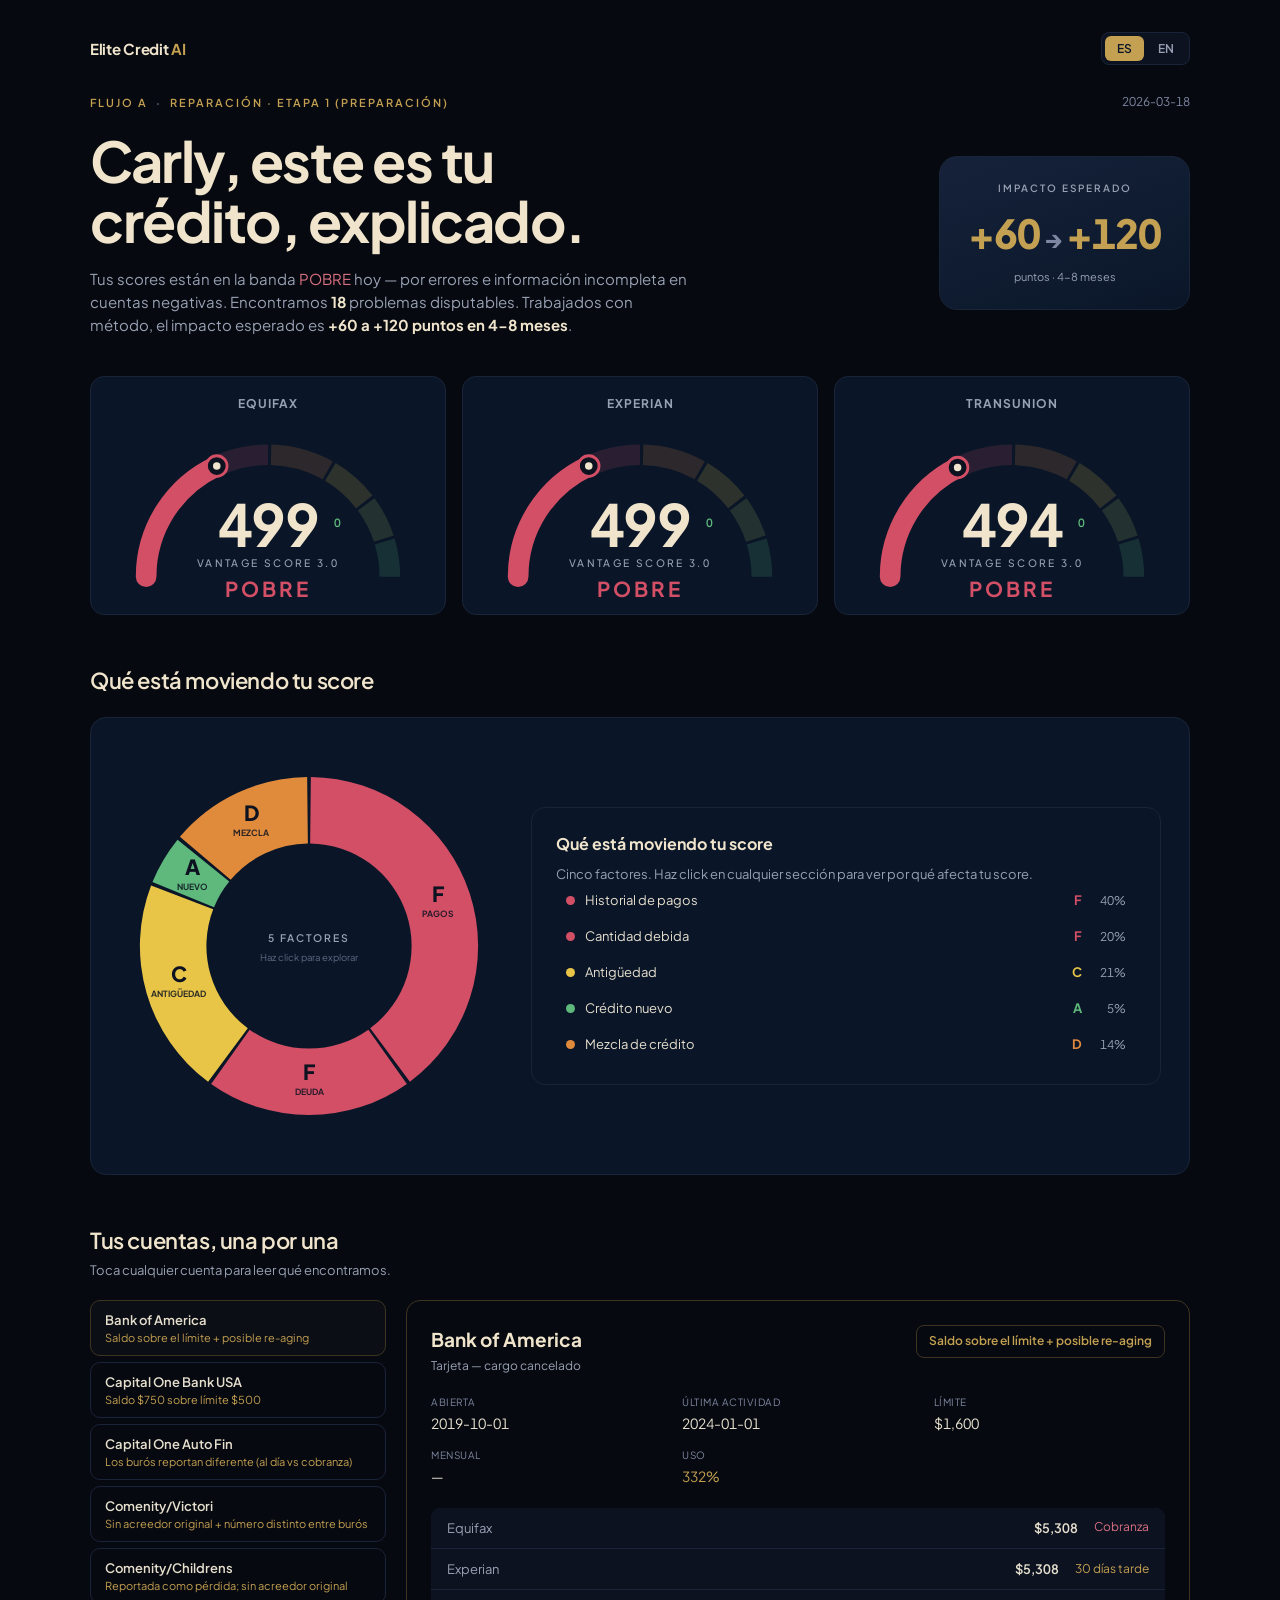
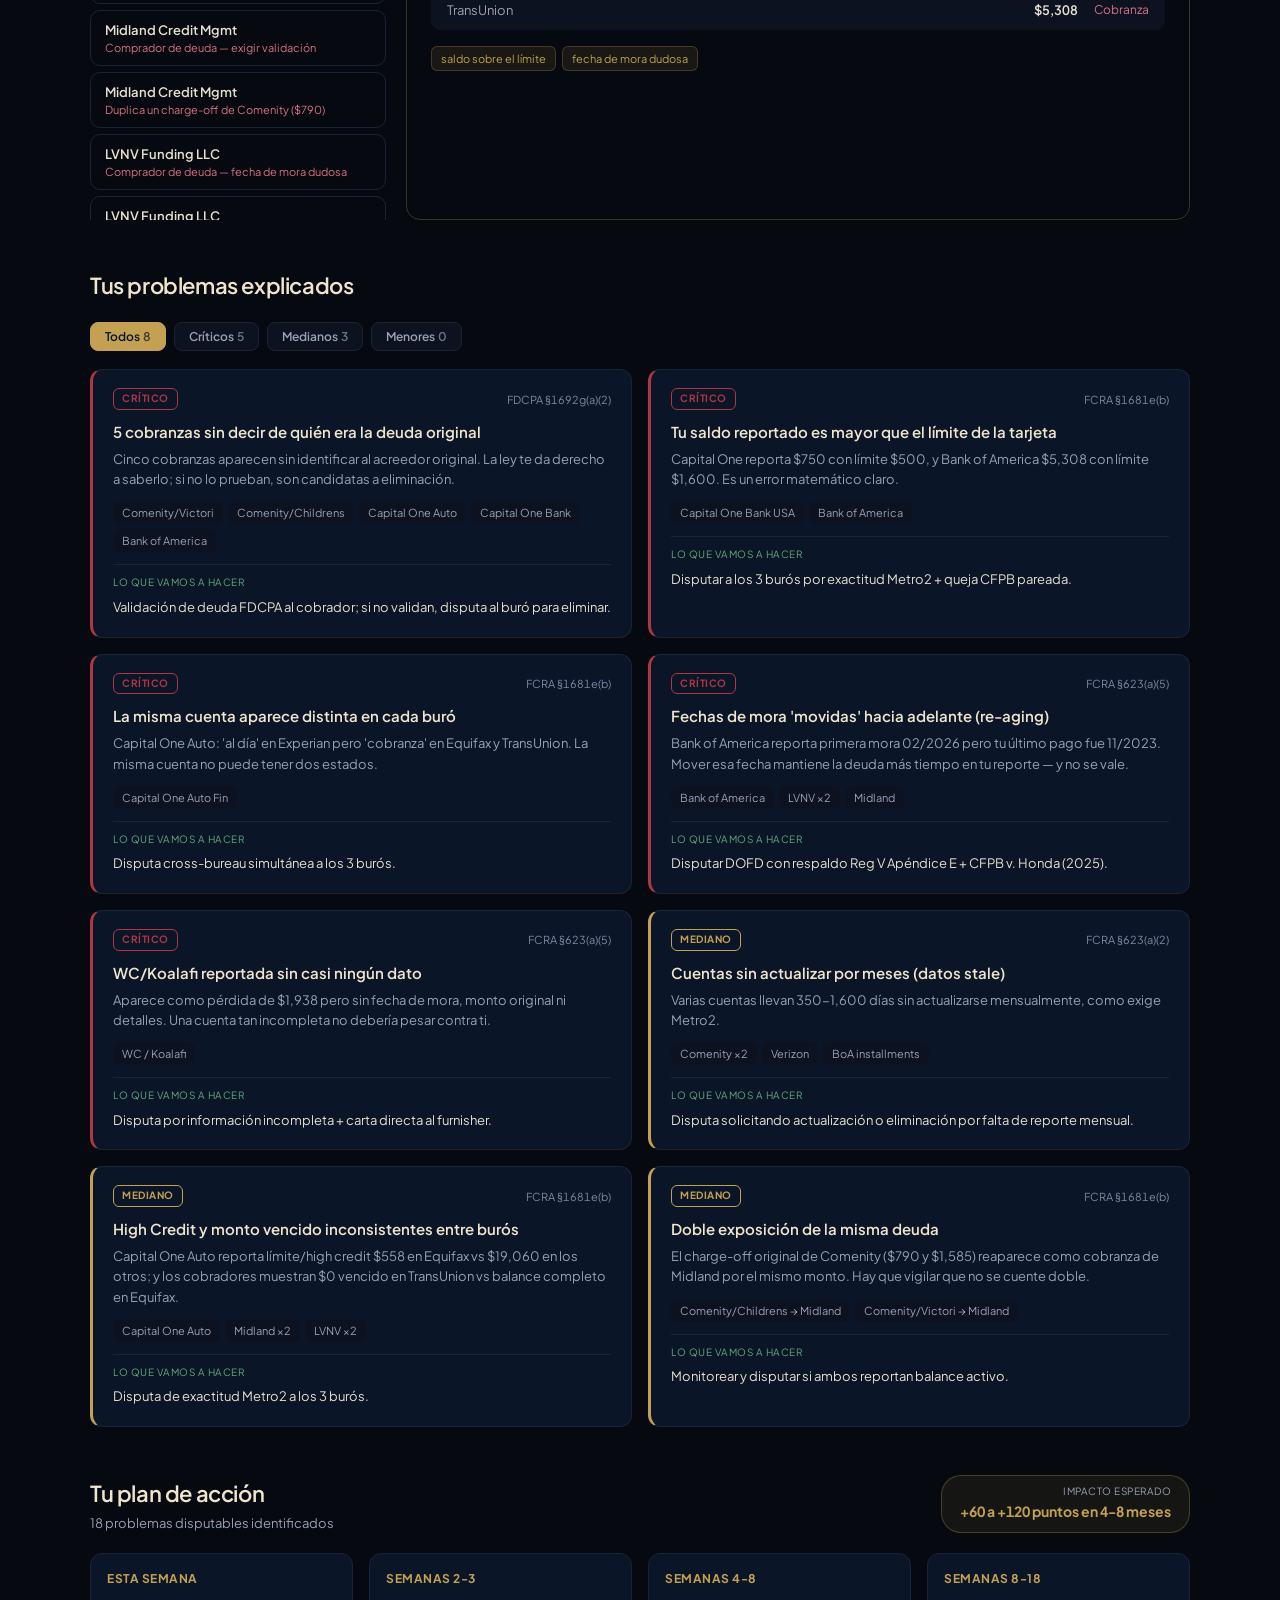
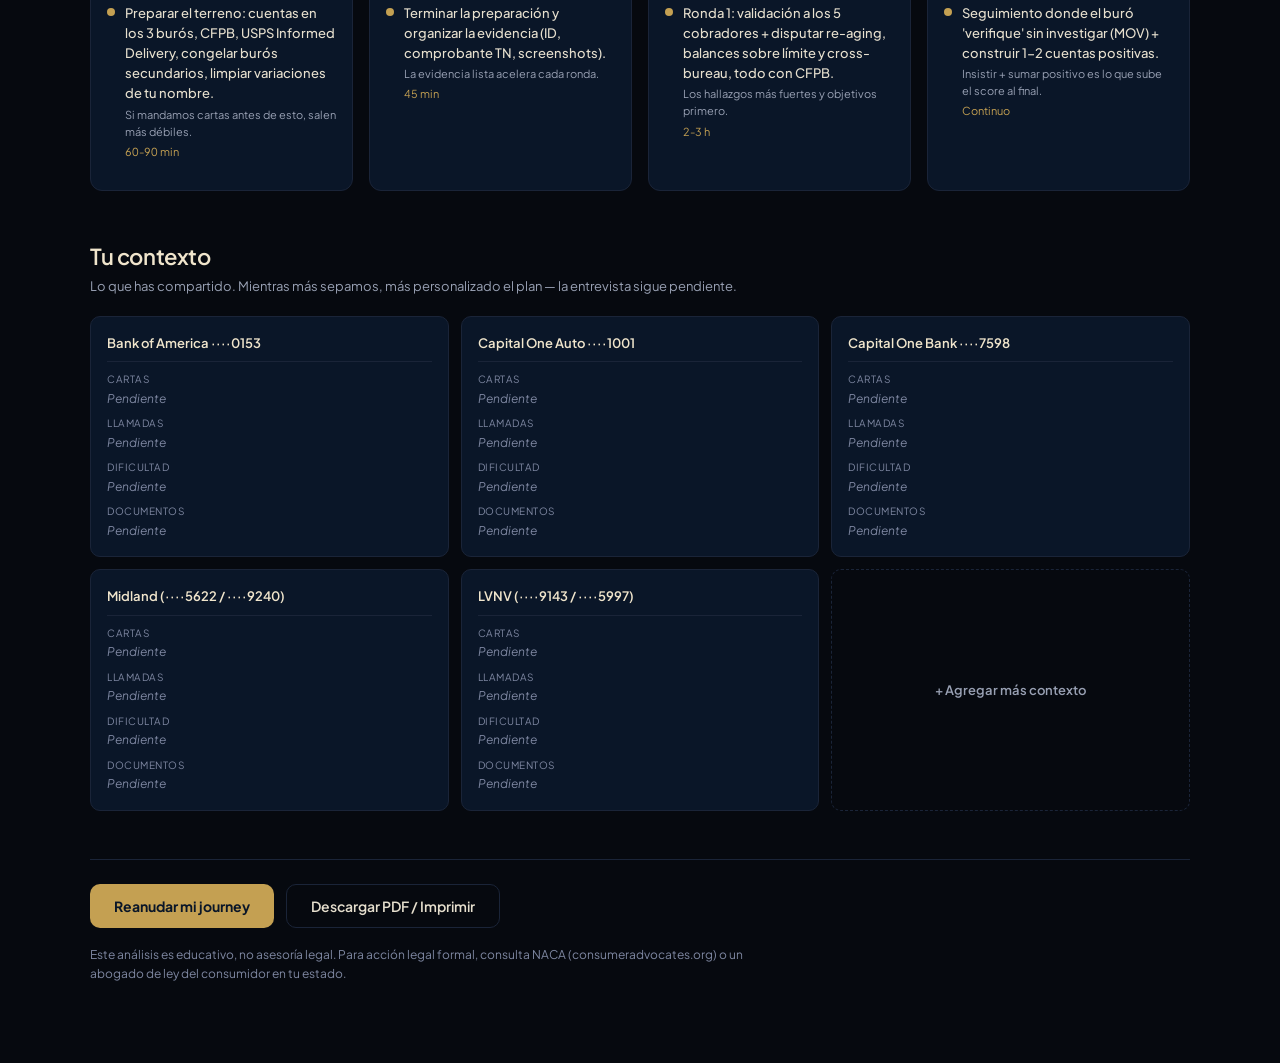
<file: skills/ui-ux-credit/dashboard-artifact.html>
<!DOCTYPE html>
<html lang="es">
<head>
<meta charset="UTF-8">
<meta name="viewport" content="width=device-width, initial-scale=1.0">
<title>Tu Análisis de Crédito — Elite Credit AI</title>
<!--
  SELF-CONTAINED LIVE-ARTIFACT DASHBOARD (vanilla JS, no React/Babel).
  Ported faithfully from the Claude Design source (elite-credit-ai-report-dashboard):
  direction-a.jsx (interactive dark dashboard, animations via rAF),
  pdf-artboard.jsx + print.css (dedicated light/monochrome/gold PDF layout,
  revealed ONLY on print — window.print() prints the DESIGNED report, not the page),
  styles.css (brand system + context section).
  Single file: CSS inline, JS inline, data embedded. Bilingual ES/EN.
  Data below = real Carly Tarazona audit (v3.3.1 engine run, 1155 evaluations).
-->
<style>
@import url('https://fonts.googleapis.com/css2?family=Plus+Jakarta+Sans:wght@300;400;500;600;700;800&display=swap');
:root{
  --navy:#0A1628; --navy-2:#16223a; --navy-3:#1a2438;
  --gold:#C4A052; --gold-2:#CDA52C; --gold-soft:#f0e5cc;
  --green:#206540; --green-soft:#5fa87a;
  --red:#B03642; --red-soft:#d97082;
  --bg:#06090f; --bg-2:#0c1220;
  --text:#e6dfce; --text-dim:#98a0b3; --text-faint:#7e87a1; /* V-008: was #5d6680 (3.2:1, AA fail on small text) */
}
:focus-visible{outline:2px solid var(--gold);outline-offset:2px;border-radius:4px}
svg text{font-family:'Plus Jakarta Sans',system-ui,sans-serif;font-variant-numeric:tabular-nums} /* F-013 + V-017 */
*{box-sizing:border-box;margin:0;padding:0}
body{font-family:'Plus Jakarta Sans',system-ui,sans-serif;background:var(--bg);color:var(--text);
  -webkit-font-smoothing:antialiased;line-height:1.55}
.wrap{max-width:1180px;margin:0 auto;padding:32px 40px 80px}
.topbar{display:flex;justify-content:space-between;align-items:center;margin-bottom:28px}
.brand{font-weight:700;letter-spacing:-.3px;font-size:15px;color:var(--gold-soft)}
.brand span{color:var(--gold)}
.lang-toggle{display:flex;gap:2px;background:var(--bg-2);border:1px solid var(--navy-3);border-radius:8px;padding:3px}
.lang-toggle button{background:none;border:none;color:var(--text-dim);font-family:inherit;font-size:12px;font-weight:600;
  padding:5px 12px;border-radius:6px;cursor:pointer;transition:.2s}
.lang-toggle button.active{background:var(--gold);color:var(--navy)}
/* hero */
.hero{margin-bottom:48px}
.hero-top{display:flex;justify-content:space-between;align-items:center;margin-bottom:18px}
.flow-chip{font-size:11px;font-weight:600;letter-spacing:2px;color:var(--gold);text-transform:uppercase}
.flow-chip .dot{margin:0 8px;color:var(--text-faint)}
.audit-date{font-size:12px;color:var(--text-faint);font-variant-numeric:tabular-nums}
.hero-grid{display:grid;grid-template-columns:1fr auto;gap:32px;align-items:center;margin-bottom:40px}
.greeting{font-size:clamp(34px,4.5vw,56px);font-weight:700;letter-spacing:-1.5px;line-height:1.08;color:var(--gold-soft);max-width:620px;text-wrap:balance} /* V-011: SKILL.md spec 56px desktop */
.summary{margin-top:16px;font-size:15px;color:var(--text-dim);max-width:600px}
.summary strong{color:var(--gold-soft)}.summary em{color:var(--red-soft);font-style:normal}
.impact-card{background:linear-gradient(160deg,var(--navy-2),var(--navy));border:1px solid var(--navy-3);
  border-radius:18px;padding:24px 28px;text-align:center;min-width:200px}
.impact-card .lbl{font-size:10px;font-weight:600;letter-spacing:2px;color:var(--text-dim);text-transform:uppercase}
.impact-card .val{font-size:40px;font-weight:800;color:var(--gold);letter-spacing:-1px;margin-top:6px;font-variant-numeric:tabular-nums}
.impact-card .val .arrow{color:var(--text-faint);font-size:24px;margin:0 4px;vertical-align:middle}
.impact-card .unit{font-size:11px;color:var(--text-dim);margin-top:4px}
.scores-row{display:grid;grid-template-columns:repeat(3,1fr);gap:16px}
.score-card{background:var(--navy);border:1px solid var(--navy-3);border-radius:14px;padding:18px 12px 8px;display:flex;flex-direction:column;align-items:center}
.sc-bureau{font-size:12px;font-weight:700;letter-spacing:1px;color:var(--text-dim);text-transform:uppercase;margin-bottom:2px}
/* sections */
.section{margin-top:48px}
.sec-head{margin-bottom:20px}
.sec-head h2{font-size:22px;font-weight:600;letter-spacing:-.4px;color:var(--gold-soft)}
.sec-head p{font-size:13px;color:var(--text-dim);margin-top:3px}
.sec-head.split{display:flex;justify-content:space-between;align-items:flex-end}
/* factor donut */
.factors{display:grid;grid-template-columns:auto 1fr;gap:32px;align-items:center;background:var(--navy);
  border:1px solid var(--navy-3);border-radius:16px;padding:28px}
.donut-wrap{cursor:pointer}
.donut-wrap svg{display:block;width:min(380px,100%);height:auto}
.score-card svg{display:block;width:min(300px,100%);height:auto}
.fsd-side{border:1px solid var(--navy-3);border-radius:14px;padding:24px;min-height:240px}
.fsd-side h3{font-size:16px;color:var(--gold-soft);margin-bottom:8px}
.fsd-side .intro-p{font-size:13px;color:var(--text-dim)}
.fsd-side-head{display:flex;gap:14px;align-items:center;margin-bottom:14px}
.fsd-grade{width:48px;height:48px;border:2px solid;border-radius:12px;display:flex;align-items:center;justify-content:center;font-size:22px;font-weight:800;flex-shrink:0}
.fsd-name{font-size:16px;font-weight:600;color:var(--text)}
.fsd-meta{font-size:12px;color:var(--text-dim)}.fsd-meta .d{margin:0 6px;color:var(--text-faint)}
.fsd-text{font-size:13px;color:var(--text-dim);margin-bottom:16px}
.fsd-list{display:flex;flex-direction:column;gap:4px}
.fsd-item{display:flex;align-items:center;gap:10px;background:none;border:none;border-radius:8px;padding:8px 10px;cursor:pointer;font-family:inherit;text-align:left;transition:.15s}
.fsd-item:hover,.fsd-item.active{background:var(--bg-2)}
.fsd-dot{width:9px;height:9px;border-radius:50%;flex-shrink:0}
.fsd-li-name{flex:1;font-size:13px;color:var(--text)}
.fsd-li-grade{font-size:13px;font-weight:700}
.fsd-li-weight{font-size:12px;color:var(--text-dim);font-variant-numeric:tabular-nums;min-width:34px;text-align:right}
/* accounts master/detail */
.shelf{display:grid;grid-template-columns:300px 1fr;gap:16px}
.shelf-list{display:flex;flex-direction:column;gap:6px;max-height:520px;overflow-y:auto;padding-right:4px}
.acct-chip{display:flex;flex-direction:column;gap:3px;background:none;border:1px solid var(--navy-3);border-radius:10px;
  padding:11px 14px;cursor:pointer;font-family:inherit;text-align:left;transition:.15s}
.acct-chip:hover{border-color:var(--gold)}
.acc-creditor{font-size:13px;font-weight:600;color:var(--text)}
.acc-status{font-size:11px}
.shelf-detail{border:1px solid var(--navy-3);border-radius:14px;padding:24px}
.sd-head{display:flex;justify-content:space-between;align-items:flex-start;margin-bottom:20px;gap:16px}
.sd-creditor{font-size:19px;font-weight:700;color:var(--gold-soft)}
.sd-type{font-size:12px;color:var(--text-dim);margin-top:2px}
.sd-status{font-size:12px;font-weight:600;border:1px solid;border-radius:8px;padding:6px 12px;text-align:right;flex-shrink:0}
.sd-grid{display:grid;grid-template-columns:repeat(3,1fr);gap:14px 20px;margin-bottom:20px}
.sd-grid dt{font-size:10px;letter-spacing:.5px;text-transform:uppercase;color:var(--text-faint)}
.sd-grid dd{font-size:14px;color:var(--text);margin-top:2px;font-variant-numeric:tabular-nums}
.sd-bureaus{display:flex;flex-direction:column;gap:1px;background:var(--navy-3);border-radius:10px;overflow:hidden;margin-bottom:16px}
.sd-bureau{display:grid;grid-template-columns:1fr auto auto;gap:16px;align-items:center;background:var(--bg-2);padding:10px 16px}
.sdb-name{font-size:13px;color:var(--text-dim)}
.sdb-bal{font-size:13px;font-weight:600;font-variant-numeric:tabular-nums}
.sdb-stat{font-size:12px;color:var(--text-dim)}
.sd-flags{display:flex;flex-wrap:wrap;gap:6px}
.sd-flag{font-size:11px;color:var(--gold);background:rgba(196,160,82,.1);border:1px solid rgba(196,160,82,.25);border-radius:6px;padding:3px 9px}
/* anomalies */
.filter-chips{display:flex;flex-wrap:wrap;gap:8px;margin-top:12px;margin-bottom:18px} /* V-020: 4 chips overflowed 375px without wrap */
.chip{background:var(--bg-2);border:1px solid var(--navy-3);border-radius:8px;color:var(--text-dim);
  font-family:inherit;font-size:12px;font-weight:600;padding:6px 14px;cursor:pointer;transition:.15s}
.chip.active{background:var(--gold);color:var(--navy);border-color:var(--gold)}
.chip .n{opacity:.7;margin-left:3px}
.anomaly-grid{display:grid;grid-template-columns:repeat(2,1fr);gap:16px}
.anomaly{background:var(--navy);border:1px solid var(--navy-3);border-left:3px solid;border-radius:12px;padding:18px 20px}
.an-head{display:flex;justify-content:space-between;align-items:center;margin-bottom:10px}
.an-sev{font-size:10px;font-weight:700;letter-spacing:.5px;text-transform:uppercase;border:1px solid;border-radius:6px;padding:2px 8px}
.an-cite{font-size:11px;color:var(--text-faint);font-variant-numeric:tabular-nums}
.an-title{font-size:15px;font-weight:600;color:var(--gold-soft);margin-bottom:6px}
.an-explain{font-size:13px;color:var(--text-dim);margin-bottom:12px}
.an-affected{display:flex;flex-wrap:wrap;gap:5px;margin-bottom:12px}
.an-chip{font-size:11px;color:var(--text-dim);background:var(--bg-2);border-radius:6px;padding:3px 9px}
.an-action{border-top:1px solid var(--navy-3);padding-top:10px}
.an-action-lbl{display:block;font-size:10px;letter-spacing:.5px;text-transform:uppercase;color:var(--green-soft);margin-bottom:3px}
.an-action-text{font-size:13px;color:var(--text)}
/* action plan timeline */
.timeline{display:grid;grid-template-columns:repeat(4,1fr);gap:16px}
.tl-phase{background:var(--navy);border:1px solid var(--navy-3);border-radius:12px;padding:16px}
.tl-phase-head{font-size:12px;font-weight:700;letter-spacing:.5px;text-transform:uppercase;color:var(--gold);margin-bottom:14px}
.tl-step{display:flex;gap:10px;margin-bottom:14px}
.tl-dot{width:8px;height:8px;border-radius:50%;background:var(--gold);margin-top:5px;flex-shrink:0}
.tl-action{font-size:13px;font-weight:500;color:var(--text);margin-bottom:2px}
.tl-reason{font-size:11px;color:var(--text-dim)}
.tl-effort{font-size:11px;color:var(--gold);margin-top:3px;font-variant-numeric:tabular-nums}
.impact-pill{background:rgba(196,160,82,.08);border:1px solid rgba(196,160,82,.3);border-radius:20px;padding:8px 18px;text-align:right}
.ip-label{display:block;font-size:10px;letter-spacing:.5px;text-transform:uppercase;color:var(--text-dim)}
.ip-value{font-size:14px;font-weight:700;color:var(--gold);font-variant-numeric:tabular-nums}
/* context section — ported from styles.css:285-295 */
.context-grid{display:grid;grid-template-columns:1fr 1fr 1fr;gap:12px}
.ctx-card{background:var(--navy);border:1px solid var(--navy-3);border-radius:10px;padding:16px}
.ctx-creditor{font-weight:600;font-size:13px;color:var(--gold-soft);margin-bottom:10px;padding-bottom:8px;border-bottom:1px solid var(--navy-3)}
.ctx-rows{display:flex;flex-direction:column;gap:8px;font-size:12px}
.ctx-rows>div{display:flex;flex-direction:column;gap:2px}
.ctx-lbl{font-size:10px;color:var(--text-faint);letter-spacing:.5px;text-transform:uppercase}
.ctx-val{color:var(--text-dim)}
.ctx-val.pending{color:var(--text-faint);font-style:italic}
.ctx-add{display:flex;align-items:center;justify-content:center;background:none;border:1px dashed var(--navy-3);
  border-radius:10px;color:var(--text-dim);font-family:inherit;font-size:13px;font-weight:600;padding:16px;cursor:pointer;transition:.15s;min-height:120px}
.ctx-add:hover{border-color:var(--gold);color:var(--gold)}
/* footer */
.footer{margin-top:48px;border-top:1px solid var(--navy-3);padding-top:24px}
.footer-actions{display:flex;gap:12px;margin-bottom:18px;flex-wrap:wrap}
.btn-gold{background:var(--gold);color:var(--navy);border:none;border-radius:10px;font-family:inherit;font-size:14px;font-weight:700;padding:12px 24px;cursor:pointer}
.btn-ghost{background:none;color:var(--text);border:1px solid var(--navy-3);border-radius:10px;font-family:inherit;font-size:14px;font-weight:600;padding:12px 24px;cursor:pointer}
.btn-ghost:hover{border-color:var(--gold)}
.disclaimer{font-size:12px;color:var(--text-faint);max-width:680px}
.disclaimer a{color:var(--gold)}
@media(max-width:900px){
  .hero-grid,.scores-row,.factors,.shelf,.anomaly-grid,.timeline,.context-grid{grid-template-columns:1fr}
  .wrap{padding:20px}
  .sd-head{flex-wrap:wrap} /* V-021: status pill (flex-shrink:0) overflowed 375px next to creditor name */
  .sd-status{flex-shrink:1;text-align:left}
}
@media(pointer:coarse){ /* V-010: 44px touch targets where copy invites touch */
  .lang-toggle button{min-height:44px;padding:10px 16px}
  .chip{min-height:44px;padding:10px 16px}
  .fsd-item{min-height:44px}
  .acct-chip{min-height:48px}
}

/* ============================================================
   DEDICATED PDF ARTBOARD — ported from pdf-artboard.jsx + styles.css:677-729.
   Hidden on screen; revealed ONLY during print (print.css pattern).
   ============================================================ */
.pdf-render-host{display:none}
.pdf-page{background:#fff;color:#14191e;font-family:'Plus Jakarta Sans',system-ui,sans-serif;line-height:1.5;
  -webkit-print-color-adjust:exact;print-color-adjust:exact} /* V-013: keep severity pills/table bands when printing */
.pdf-head{display:flex;justify-content:space-between;align-items:baseline;margin-bottom:6px}
.pdf-brand{font-weight:800;letter-spacing:4px;font-size:14px;color:#846720}
.pdf-meta{text-align:right;font-size:12px}
.pdf-meta-sub{font-size:10px;color:#777;margin-top:2px}
.pdf-rule{height:2px;background:#846720;margin:10px 0 24px}
.pdf-section{margin-bottom:28px}
.pdf-section h2{font-size:12px;letter-spacing:2px;text-transform:uppercase;color:#846720;margin-bottom:12px;font-weight:700}
.pdf-scores{display:grid;grid-template-columns:repeat(3,1fr);gap:16px}
.pdf-score{border:1px solid #d8c98a;border-radius:4px;padding:14px;text-align:center}
.pdf-score-bureau{font-size:10px;color:#888;letter-spacing:1.5px;text-transform:uppercase;margin-bottom:6px}
.pdf-score-num{font-size:36px;font-weight:700;color:#1a1a1a;letter-spacing:-1px}
.pdf-score-grade{font-size:11px;color:#846720;letter-spacing:1px;margin-top:4px}
.pdf-table{width:100%;border-collapse:collapse;font-size:11px;font-variant-numeric:tabular-nums}
.pdf-table th{text-align:left;padding:8px 12px;background:#f0e9d6;color:#5a4a18;font-weight:700;letter-spacing:.5px;border-bottom:1px solid #d8c98a}
.pdf-table td{padding:8px 12px;border-bottom:1px solid #ece4d0;vertical-align:top}
.pdf-table .pdf-grade{font-weight:700;color:#846720}
.pdf-anomaly{margin-bottom:18px;padding:14px 16px;background:#f5f0e0;border-left:3px solid #846720;border-radius:2px}
.pdf-an-head{display:flex;gap:10px;align-items:center;margin-bottom:6px;font-size:10px}
.pdf-an-num{font-weight:700;color:#846720}
.pdf-an-sev{font-weight:700;letter-spacing:1px;padding:1px 6px;border-radius:2px}
.pdf-an-sev.sev-HIGH{background:#f3d6d8;color:#7a1a22}
.pdf-an-sev.sev-MEDIUM{background:#f0e2b5;color:#5a4a18}
.pdf-an-sev.sev-LOW{background:#d8eede;color:#1a4d2c}
.pdf-an-cite{color:#999}
.pdf-anomaly h3{font-size:13px;margin-bottom:6px;color:#1a1a1a;font-weight:600}
.pdf-anomaly p{font-size:11px;color:#444;margin-bottom:6px}
.pdf-an-action{font-size:10px;color:#5a4a18}
.pdf-plan-impact{font-size:12px;color:#1a1a1a;margin-bottom:14px;padding:10px 14px;background:#f0e9d6;border-radius:3px}
.pdf-plan-block{margin-bottom:14px}
.pdf-plan-block h3{font-size:11px;color:#846720;letter-spacing:1px;text-transform:uppercase;margin-bottom:8px}
.pdf-plan-block ul{margin:0;padding:0;list-style:none}
.pdf-plan-block li{padding:8px 0;border-bottom:1px dashed #d8c98a}
.pdf-plan-block li>*{display:block}
.pdf-plan-block li strong{font-size:12px;color:#1a1a1a}
.pdf-plan-reason{font-size:11px;color:#555;margin-top:2px}
.pdf-plan-effort{font-size:10px;color:#888;margin-top:2px}
.pdf-foot{margin-top:32px}
.pdf-foot p{font-size:10px;color:#666;line-height:1.55;margin-bottom:6px}
.pdf-foot-meta{font-size:9px;color:#999;letter-spacing:.5px}

/* print swap — ported from print.css: hide the dark interactive dashboard,
   reveal ONLY the designed PDF artboard. */
@page{size:letter;margin:.5in}
@media print{
  html,body{background:#fff !important;color:#14191e !important}
  .wrap>.topbar,.wrap>.hero,.wrap>.section,.wrap>.footer{display:none !important}
  .pdf-render-host{display:block !important}
  .pdf-page{margin:0 !important;padding:0 !important;width:100% !important;box-shadow:none !important}
  .pdf-anomaly,.pdf-plan-block{break-inside:avoid} /* V-012: pdf-section removed — page-tall sections forced page-per-section gaps */
  .pdf-table{break-inside:auto}
  .pdf-table tr{break-inside:avoid;break-after:auto}
}
</style>
</head>
<body>
<div class="wrap" id="app"></div>

<script>
// ===== AUDIT_DATA START — agents: replace EVERYTHING between START and END with the consumer's data (same shape; see skills/ui-ux-credit/SKILL.md data contract). Sample below = real Carly Tarazona audit. =====
// Creditor display names (v3.5.1): cascade = extractor consumer_label (brand-only; null when uncertain) → GET /api/config/furnisher_brands (abbreviations → brands → issuers) → honest generic "{Tipo} — {crudo}"; type phrase per language from loan_type/account_type.
// Friendly names here in the dashboard ONLY — dispute letters always use the RAW furnisher string exactly as printed on the report.
const AUDIT_DATA = {
  user:{ first_name:"Carly", last_name:"Tarazona", audit_date:"2026-03-18", ssn_last4:"2012" },
  routing:{ flow:"A", phase_name_es:"Reparación · Etapa 1 (Preparación)", phase_name_en:"Repair · Stage 1 (Prep)" },
  scores:{
    equifax:{score:499,grade:"POOR",model:"VS 3.0",delta:0},
    experian:{score:499,grade:"POOR",model:"VS 3.0",delta:0},
    transunion:{score:494,grade:"POOR",model:"VS 3.0",delta:0},
  },
  factor_grades:[
    {factor_es:"Historial de pagos",factor_en:"Payment History",weight_vs:40,weight_fico:35,grade:"F",
      explanation_es:"Casi todas tus cuentas con actividad tienen atrasos, charge-offs o cobranzas. Es lo que más pesa.",
      explanation_en:"Almost every active account has late payments, charge-offs or collections. This weighs the most."},
    {factor_es:"Cantidad debida",factor_en:"Amounts Owed",weight_vs:20,weight_fico:30,grade:"F",
      explanation_es:"Dos tarjetas reportan saldo mayor que su límite; utilización efectiva ~100%.",
      explanation_en:"Two cards report a balance higher than the limit; effective utilization ~100%."},
    {factor_es:"Antigüedad",factor_en:"Length of Credit",weight_vs:21,weight_fico:15,grade:"C",
      explanation_es:"Historial de ~3.7 años; tu cuenta más antigua es de 2019.",
      explanation_en:"~3.7 years of history; your oldest account is from 2019."},
    {factor_es:"Crédito nuevo",factor_en:"New Credit",weight_vs:5,weight_fico:10,grade:"A",
      explanation_es:"Sin consultas duras recientes. ¡Esto está limpio!",
      explanation_en:"No recent hard inquiries. This part is clean!"},
    {factor_es:"Mezcla de crédito",factor_en:"Credit Mix",weight_vs:14,weight_fico:10,grade:"D",
      explanation_es:"Sin cuentas abiertas activas ni hipoteca; mezcla pobre.",
      explanation_en:"No open active accounts or mortgage; poor mix."},
  ],
  accounts:[
    {creditor:"Bank of America",type_es:"Tarjeta — cargo cancelado",type_en:"Credit card — charged off",opened:"2019-10-01",last_activity:"2024-01-01",limit:1600,monthly:null,utilization:332,original_creditor:null,group:"attention",
      balance:{eq:5308,ex:5308,tu:5308},status_per_bureau:{eq:"Collection",ex:"30 Days Late",tu:"Collection"},
      friendly_status_es:"Saldo sobre el límite + posible re-aging",friendly_status_en:"Balance over limit + possible re-aging",
      flags:["balance_over_limit","stale_dofd"]},
    {creditor:"Capital One Bank USA",type_es:"Tarjeta — cargo cancelado",type_en:"Credit card — charged off",opened:"2023-04-01",last_activity:"2024-08-01",limit:500,monthly:37,utilization:150,original_creditor:null,group:"attention",
      balance:{eq:750,ex:750,tu:750},status_per_bureau:{eq:"Collection",ex:"30 Days Late",tu:"Collection"},
      friendly_status_es:"Saldo $750 sobre límite $500",friendly_status_en:"Balance $750 over $500 limit",
      flags:["balance_over_limit"]},
    {creditor:"Capital One Auto Fin",type_es:"Préstamo de auto",type_en:"Auto loan",opened:"2020-10-01",last_activity:"2024-08-01",limit:null,monthly:null,utilization:null,original_creditor:null,group:"attention",
      balance:{eq:558,ex:558,tu:558},status_per_bureau:{eq:"Collection",ex:"Pays as Agreed",tu:"Collection"},
      friendly_status_es:"Los burós reportan diferente (al día vs cobranza)",friendly_status_en:"Bureaus report differently (current vs collection)",
      flags:["cross_bureau_mismatch","charge_off"]},
    {creditor:"Comenity/Victori",type_es:"Tarjeta — cargo cancelado",type_en:"Store card — charged off",opened:"2019-11-01",last_activity:"2024-09-01",limit:800,monthly:null,utilization:null,original_creditor:null,group:"attention",
      balance:{eq:0,ex:0,tu:0},status_per_bureau:{eq:"Collection",ex:"30 Days Late",tu:"Collection"},
      friendly_status_es:"Sin acreedor original + número distinto entre burós",friendly_status_en:"No original creditor + different acct # across bureaus",
      flags:["cross_bureau_mismatch"]},
    {creditor:"Comenity/Childrens",type_es:"Tarjeta — cargo cancelado",type_en:"Store card — charged off",opened:"2020-12-01",last_activity:"2024-05-01",limit:350,monthly:null,utilization:null,original_creditor:null,group:"attention",
      balance:{eq:0,ex:0,tu:0},status_per_bureau:{eq:"Collection",ex:"30 Days Late",tu:"Collection"},
      friendly_status_es:"Reportada como pérdida; sin acreedor original",friendly_status_en:"Reported as loss; no original creditor",
      flags:["cross_bureau_mismatch"]},
    {creditor:"Midland Credit Mgmt",type_es:"Cobranza",type_en:"Collection",opened:"2025-03-01",last_activity:"2024-09-01",limit:null,monthly:null,utilization:null,original_creditor:"Comenity Bank",group:"collections",
      balance:{eq:1585,ex:1585,tu:1585},status_per_bureau:{eq:"Collection",ex:"Collection",tu:"Collection"},
      friendly_status_es:"Comprador de deuda — exigir validación",friendly_status_en:"Debt buyer — demand validation",
      flags:["unvalidated_debt","junk_debt_buyer","stale_dofd"]},
    {creditor:"Midland Credit Mgmt",type_es:"Cobranza",type_en:"Collection",opened:"2024-11-01",last_activity:"2024-05-01",limit:null,monthly:null,utilization:null,original_creditor:"Comenity Capital Bank",group:"collections",
      balance:{eq:790,ex:790,tu:790},status_per_bureau:{eq:"Collection",ex:"Collection",tu:"Collection"},
      friendly_status_es:"Duplica un charge-off de Comenity ($790)",friendly_status_en:"Duplicates a Comenity charge-off ($790)",
      flags:["unvalidated_debt","junk_debt_buyer"]},
    {creditor:"LVNV Funding LLC",type_es:"Cobranza",type_en:"Collection",opened:"2025-03-01",last_activity:"2024-08-01",limit:null,monthly:null,utilization:null,original_creditor:"Credit One Bank N.A.",group:"collections",
      balance:{eq:1273,ex:1273,tu:1273},status_per_bureau:{eq:"Collection",ex:"Collection",tu:"Collection"},
      friendly_status_es:"Comprador de deuda — fecha de mora dudosa",friendly_status_en:"Debt buyer — suspect DOFD",
      flags:["unvalidated_debt","junk_debt_buyer","stale_dofd"]},
    {creditor:"LVNV Funding LLC",type_es:"Cobranza",type_en:"Collection",opened:"2024-05-01",last_activity:"2023-10-01",limit:null,monthly:null,utilization:null,original_creditor:"Credit One American Express",group:"collections",
      balance:{eq:1541,ex:1541,tu:1541},status_per_bureau:{eq:"Collection",ex:"Collection",tu:"Collection"},
      friendly_status_es:"Mora reportada 07/2024 vs última actividad 10/2023",friendly_status_en:"DOFD 07/2024 vs last activity 10/2023",
      flags:["unvalidated_debt","junk_debt_buyer","stale_dofd"]},
    {creditor:"WC / Koalafi",type_es:"Cargo cancelado",type_en:"Charge-off",opened:null,last_activity:null,limit:null,monthly:null,utilization:null,original_creditor:null,group:"attention",
      balance:{eq:null,ex:null,tu:1938},status_per_bureau:{eq:"Removed",ex:"Removed",tu:"ChargeOff"},
      friendly_status_es:"Sin fecha de mora, monto original ni detalles",friendly_status_en:"No DOFD, original amount or details",
      flags:["stale_dofd"]},
    {creditor:"Verizon Wireless",type_es:"Cobranza pagada",type_en:"Paid collection",opened:null,last_activity:null,limit:null,monthly:null,utilization:null,original_creditor:"Verizon Wireless",group:"collections",
      balance:{eq:0,ex:0,tu:0},status_per_bureau:{eq:"Closed",ex:"Collection",tu:"Closed"},
      friendly_status_es:"Ya saldada — cerca de eliminarse (2028)",friendly_status_en:"Settled — near obsolescence (2028)",
      flags:["near_obsolescence"]},
    {creditor:"Bank of America",type_es:"Préstamo — pagado",type_en:"Installment — paid",opened:"2022-06-01",last_activity:"2022-09-01",limit:null,monthly:null,utilization:null,original_creditor:null,group:"good",
      balance:{eq:0,ex:0,tu:0},status_per_bureau:{eq:"Pays as Agreed",ex:"Pays as Agreed",tu:"Pays as Agreed"},
      friendly_status_es:"Al día — pagado y cerrado",friendly_status_en:"Current — paid and closed",flags:[]},
    {creditor:"Bank of America",type_es:"Préstamo — pagado",type_en:"Installment — paid",opened:"2022-12-01",last_activity:"2023-03-01",limit:null,monthly:null,utilization:null,original_creditor:null,group:"good",
      balance:{eq:0,ex:0,tu:0},status_per_bureau:{eq:"Pays as Agreed",ex:"Pays as Agreed",tu:"Pays as Agreed"},
      friendly_status_es:"Al día — pagado y cerrado",friendly_status_en:"Current — paid and closed",flags:[]},
    {creditor:"American First Finance",type_es:"Lease — pagado",type_en:"Lease — paid",opened:"2019-09-01",last_activity:"2019-12-01",limit:null,monthly:null,utilization:null,original_creditor:null,group:"good",
      balance:{eq:null,ex:null,tu:0},status_per_bureau:{eq:"Removed",ex:"Removed",tu:"Pays as Agreed"},
      friendly_status_es:"Al día — tu cuenta más antigua (2019)",friendly_status_en:"Current — your oldest account (2019)",flags:[]},
  ],
  anomalies:[
    {id:"an1",severity:"HIGH",citation:"FDCPA §1692g(a)(2)",
      title_es:"5 cobranzas sin decir de quién era la deuda original",title_en:"5 collections with no original creditor named",
      explanation_es:"Cinco cobranzas aparecen sin identificar al acreedor original. La ley te da derecho a saberlo; si no lo prueban, son candidatas a eliminación.",
      explanation_en:"Five collections appear without identifying the original creditor. The law gives you the right to know; if they can't prove it, they're removal candidates.",
      affected:["Comenity/Victori","Comenity/Childrens","Capital One Auto","Capital One Bank","Bank of America"],
      action_es:"Validación de deuda FDCPA al cobrador; si no validan, disputa al buró para eliminar.",
      action_en:"FDCPA debt validation to the collector; if no validation, bureau dispute to remove."},
    {id:"an2",severity:"HIGH",citation:"FCRA §1681e(b)",
      title_es:"Tu saldo reportado es mayor que el límite de la tarjeta",title_en:"Reported balance is higher than the card limit",
      explanation_es:"Capital One reporta $750 con límite $500, y Bank of America $5,308 con límite $1,600. Es un error matemático claro.",
      explanation_en:"Capital One reports $750 on a $500 limit, and Bank of America $5,308 on a $1,600 limit. A clear math error.",
      affected:["Capital One Bank USA","Bank of America"],
      action_es:"Disputar a los 3 burós por exactitud Metro2 + queja CFPB pareada.",
      action_en:"Dispute with all 3 bureaus for Metro2 accuracy + paired CFPB complaint."},
    {id:"an3",severity:"HIGH",citation:"FCRA §1681e(b)",
      title_es:"La misma cuenta aparece distinta en cada buró",title_en:"Same account shows differently across bureaus",
      explanation_es:"Capital One Auto: 'al día' en Experian pero 'cobranza' en Equifax y TransUnion. La misma cuenta no puede tener dos estados.",
      explanation_en:"Capital One Auto: 'current' on Experian but 'collection' on Equifax and TransUnion. The same account can't have two statuses.",
      affected:["Capital One Auto Fin"],
      action_es:"Disputa cross-bureau simultánea a los 3 burós.",
      action_en:"Simultaneous cross-bureau dispute to all 3 bureaus."},
    {id:"an4",severity:"HIGH",citation:"FCRA §623(a)(5)",
      title_es:"Fechas de mora 'movidas' hacia adelante (re-aging)",title_en:"Delinquency dates moved forward (re-aging)",
      explanation_es:"Bank of America reporta primera mora 02/2026 pero tu último pago fue 11/2023. Mover esa fecha mantiene la deuda más tiempo en tu reporte — y no se vale.",
      explanation_en:"Bank of America reports first delinquency 02/2026 but your last payment was 11/2023. Moving that date keeps the debt on your report longer — and it's not allowed.",
      affected:["Bank of America","LVNV ×2","Midland"],
      action_es:"Disputar DOFD con respaldo Reg V Apéndice E + CFPB v. Honda (2025).",
      action_en:"Dispute DOFD citing Reg V Appendix E + CFPB v. Honda (2025)."},
    {id:"an5",severity:"HIGH",citation:"FCRA §623(a)(5)",
      title_es:"WC/Koalafi reportada sin casi ningún dato",title_en:"WC/Koalafi reported with almost no data",
      explanation_es:"Aparece como pérdida de $1,938 pero sin fecha de mora, monto original ni detalles. Una cuenta tan incompleta no debería pesar contra ti.",
      explanation_en:"Shows as a $1,938 loss but with no DOFD, original amount or details. Such an incomplete account shouldn't count against you.",
      affected:["WC / Koalafi"],
      action_es:"Disputa por información incompleta + carta directa al furnisher.",
      action_en:"Dispute for incomplete information + direct furnisher letter."},
    {id:"an6",severity:"MEDIUM",citation:"FCRA §623(a)(2)",
      title_es:"Cuentas sin actualizar por meses (datos stale)",title_en:"Accounts not updated for months (stale data)",
      explanation_es:"Varias cuentas llevan 350-1,600 días sin actualizarse mensualmente, como exige Metro2.",
      explanation_en:"Several accounts have gone 350-1,600 days without the monthly update Metro2 requires.",
      affected:["Comenity ×2","Verizon","BoA installments"],
      action_es:"Disputa solicitando actualización o eliminación por falta de reporte mensual.",
      action_en:"Dispute requesting update or removal for failure to report monthly."},
    {id:"an7",severity:"MEDIUM",citation:"FCRA §1681e(b)",
      title_es:"High Credit y monto vencido inconsistentes entre burós",title_en:"High Credit and past-due amount inconsistent across bureaus",
      explanation_es:"Capital One Auto reporta límite/high credit $558 en Equifax vs $19,060 en los otros; y los cobradores muestran $0 vencido en TransUnion vs balance completo en Equifax.",
      explanation_en:"Capital One Auto reports a $558 high credit on Equifax vs $19,060 on the others; and collectors show $0 past due on TransUnion vs full balance on Equifax.",
      affected:["Capital One Auto","Midland ×2","LVNV ×2"],
      action_es:"Disputa de exactitud Metro2 a los 3 burós.",
      action_en:"Metro2 accuracy dispute to all 3 bureaus."},
    {id:"an8",severity:"MEDIUM",citation:"FCRA §1681e(b)",
      title_es:"Doble exposición de la misma deuda",title_en:"Same debt reported twice",
      explanation_es:"El charge-off original de Comenity ($790 y $1,585) reaparece como cobranza de Midland por el mismo monto. Hay que vigilar que no se cuente doble.",
      explanation_en:"The original Comenity charge-off ($790 and $1,585) reappears as a Midland collection for the same amount. We watch so it isn't double-counted.",
      affected:["Comenity/Childrens → Midland","Comenity/Victori → Midland"],
      action_es:"Monitorear y disputar si ambos reportan balance activo.",
      action_en:"Monitor and dispute if both report an active balance."},
  ],
  action_plan:{
    total_disputable_items:18,
    expected_impact_es:"+60 a +120 puntos en 4-8 meses",
    expected_impact_en:"+60 to +120 points in 4-8 months",
    this_week:[
      {action_es:"Preparar el terreno: cuentas en los 3 burós, CFPB, USPS Informed Delivery, congelar burós secundarios, limpiar variaciones de tu nombre.",action_en:"Set up: accounts at all 3 bureaus, CFPB, USPS Informed Delivery, freeze secondary bureaus, clean name variations.",reason_es:"Si mandamos cartas antes de esto, salen más débiles.",reason_en:"Sending letters before this makes them weaker.",effort:"60-90 min"},
    ],
    weeks_2_3:[
      {action_es:"Terminar la preparación y organizar la evidencia (ID, comprobante TN, screenshots).",action_en:"Finish prep and organize evidence (ID, TN proof, screenshots).",reason_es:"La evidencia lista acelera cada ronda.",reason_en:"Ready evidence speeds up every round.",effort:"45 min"},
    ],
    weeks_4_8:[
      {action_es:"Ronda 1: validación a los 5 cobradores + disputar re-aging, balances sobre límite y cross-bureau, todo con CFPB.",action_en:"Round 1: validation to the 5 collectors + dispute re-aging, over-limit balances and cross-bureau, all with CFPB.",reason_es:"Los hallazgos más fuertes y objetivos primero.",reason_en:"Strongest, most objective findings first.",effort:"2-3 h"},
    ],
    weeks_8_18:[
      {action_es:"Seguimiento donde el buró 'verifique' sin investigar (MOV) + construir 1-2 cuentas positivas.",action_en:"Follow up where the bureau 'verifies' without investigating (MOV) + build 1-2 positive accounts.",reason_es:"Insistir + sumar positivo es lo que sube el score al final.",reason_en:"Persistence + adding positive is what lifts the score at the end.",effort:{es:"Continuo",en:"Ongoing"}},
    ],
  },
  // Real interview state from account_context.json — pending answers
  account_context:{
    "Bank of America ····0153":null,
    "Capital One Auto ····1001":null,
    "Capital One Bank ····7598":null,
    "Midland (····5622 / ····9240)":null,
    "LVNV (····9143 / ····5997)":null,
  },
};

// ===== AUDIT_DATA END =====

// ============ HELPERS (do not modify when populating data) ============
const t=(es,en)=>LANG==="en"?en:es;
const gradeColor=g=>({A:"#5FB97D",B:"#A8C957",C:"#E8C547",D:"#E08A3C",F:"#D24F66",EXCELLENT:"#5FB97D",VERY_GOOD:"#A8C957",GOOD:"#E8C547",FAIR:"#E08A3C",POOR:"#D24F66"}[g]||"#E8C547");
const statusColor=g=>({good:{border:"#1f3a2a",text:"#5fa87a"},attention:{border:"#3d3520",text:"#C4A052"},collections:{border:"#3d1d22",text:"#d97082"}}[g]);
const statusLabel=(s)=>{const m={"Pays as Agreed":["Al día","Pays as Agreed"],"Closed":["Cerrada","Closed"],"ChargeOff":["Cargo cancelado","Charge-off"],"Collection":["Cobranza","Collection"],"30 Days Late":["30 días tarde","30 days late"],"Deferred":["Aplazada","Deferred"],"Removed":["No reportada","Not reported"]}[s];return m?(LANG==="en"?m[1]:m[0]):s;};
const flagLabel=(f)=>{const m={cross_bureau_mismatch:["discrepancia entre burós","cross-bureau mismatch"],charge_off:["cargo cancelado","charge-off"],unvalidated_debt:["deuda sin validar","unvalidated debt"],junk_debt_buyer:["comprador de deuda","debt buyer"],stale_dofd:["fecha de mora dudosa","stale DOFD"],near_obsolescence:["cerca de eliminarse","near obsolescence"],balance_over_limit:["saldo sobre el límite","balance over limit"],high_utilization:["uso alto","high utilization"],disputed_late:["pago tarde disputado","disputed late"]}[f];return m?(LANG==="en"?m[1]:m[0]):f.replace(/_/g," ");};
const money=v=>v==null?"—":"$"+v.toLocaleString();
const bureauStatusColor=s=>({"Pays as Agreed":"#5fa87a","Closed":"#7a8499","ChargeOff":"#d97082","Collection":"#d97082","30 Days Late":"#C4A052","Deferred":"#7a8499","Removed":"#3d4763"}[s]||"#3d4763");
const easeOut=tt=>1-Math.pow(1-tt,3); // cubic ease-out — same curve as the React source

// ============ STATE ============
// F-007: honor ?lang=en|es URL param like the original runtime.html
let LANG=(new URLSearchParams(location.search).get("lang")==="en")?"en":"es", SEL_FACTOR=null, SEL_ACCT=0, FILTER="all";
let GAUGE_P=1, DONUT_P=1; // animation progress 0..1 (1 = fully drawn)

// ============ SCORE GAUGE (SVG) — animation per direction-a.jsx ScoreGaugeA ============
function scoreGauge(s,p){
  const cx=160,cy=170,r=130,stroke=22;
  const pct=Math.max(0,Math.min(1,(s.score-300)/550));
  const shown=Math.round(300+(s.score-300)*p);   // count-up 300 → score
  const fill=pct*p;                               // arc fills progressively
  const gap=.008;
  const segs=[[0,.508-gap,"#D24F66"],[.508,.671-gap,"#E08A3C"],[.671,.798-gap,"#E8C547"],[.798,.907-gap,"#A8C957"],[.907,1,"#5FB97D"]];
  const arcPath=(a,b)=>{if(b<=a)return"";const A=Math.PI-Math.PI*a,B=Math.PI-Math.PI*b;const x1=cx+r*Math.cos(A),y1=cy-r*Math.sin(A),x2=cx+r*Math.cos(B),y2=cy-r*Math.sin(B);return `M ${x1} ${y1} A ${r} ${r} 0 ${b-a>.5?1:0} 1 ${x2} ${y2}`;};
  const angle=Math.PI-Math.PI*fill,dotX=cx+r*Math.cos(angle),dotY=cy-r*Math.sin(angle); // dot rides the animated arc
  const color=gradeColor(s.grade);
  const gLabel={POOR:t("POBRE","POOR"),FAIR:t("REGULAR","FAIR"),GOOD:t("BUENO","GOOD"),VERY_GOOD:t("MUY BUENO","VERY GOOD"),EXCELLENT:t("EXCELENTE","EXCELLENT")}[s.grade]||s.grade;
  let bg="",fg="";
  segs.forEach(([a,b,c])=>{bg+=`<path d="${arcPath(a,b)}" fill="none" stroke="${c}" stroke-width="${stroke}" stroke-linecap="butt" opacity=".16"/>`;const fe=Math.min(b,fill);if(fe>a)fg+=`<path d="${arcPath(a,fe)}" fill="none" stroke="${c}" stroke-width="${stroke}" stroke-linecap="round"/>`;}); // F-011: butt caps on dim bg — round caps overlapped at seams creating bright dots
  return `<svg width="300" height="190" viewBox="0 0 320 200" role="img" aria-label="${s.score} · ${gLabel}">${bg}${fg}
    <circle cx="${dotX}" cy="${dotY}" r="11" fill="#0c1220" stroke="${color}" stroke-width="3"/>
    <circle cx="${dotX}" cy="${dotY}" r="4" fill="#f0e5cc"/>
    <text x="${cx}" y="${cy-32}" text-anchor="middle" fill="#f0e5cc" font-size="62" font-weight="700" letter-spacing="-2">${shown}</text>
    ${(()=>{const isFirst=s.delta===0;const dc=isFirst?"#5fb97d":(s.delta<0?"#d97082":"#5fb97d");
      return `<g transform="translate(${cx+70}, ${cy-56})">${isFirst?"":`<text fill="${dc}" font-size="11" font-weight="700" text-anchor="start" dominant-baseline="middle">${s.delta>0?"▲":"▼"}</text>`}<text y="${isFirst?0:15}" fill="${dc}" font-size="12" font-weight="600" text-anchor="start" dominant-baseline="middle" style="font-variant-numeric:tabular-nums">${isFirst?"0":Math.abs(s.delta)}</text></g>`;})()}
    <text x="${cx}" y="${cy-10}" text-anchor="middle" fill="#98a0b3" font-size="11" letter-spacing="2.5" font-weight="500">${s.model==="VS 3.0"?"VANTAGE SCORE 3.0":s.model}</text>
    <text x="${cx}" y="${cy+22}" text-anchor="middle" fill="${color}" font-size="22" font-weight="700" letter-spacing="3">${gLabel}</text></svg>`;
}

// ============ FACTOR DONUT (SVG) — grow animation per FactorScoreDonut ============
// V-006: design's short names (direction-a.jsx:142-148) — not naive first-word split
const FACTOR_SHORT={"Payment History":{es:"PAGOS",en:"PAYMENT"},"Amounts Owed":{es:"DEUDA",en:"OWED"},"Length of Credit":{es:"ANTIGÜEDAD",en:"LENGTH"},"New Credit":{es:"NUEVO",en:"NEW"},"Credit Mix":{es:"MEZCLA",en:"MIX"}};
function factorDonut(p){
  const F=AUDIT_DATA.factor_grades,cx=200,cy=200,ri=108,ro=178,gap=.022;
  const total=F.reduce((s,f)=>s+f.weight_vs,0);let cur=-Math.PI/2;
  // cursor advances by FULL span; each segment grows within its slot (matches React source)
  const segs=F.map((f,i)=>{const fullSpan=(f.weight_vs/total)*Math.PI*2;const span=fullSpan*p;
    const start=cur+gap/2,end=Math.max(start+.001,cur+span-gap/2);cur+=fullSpan;
    return{...f,start,end,mid:(start+end)/2,idx:i};});
  const sector=(s,e)=>{const pp=(r,a)=>[cx+r*Math.cos(a),cy+r*Math.sin(a)];const[ax,ay]=pp(ro,s),[bx,by]=pp(ro,e),[ex,ey]=pp(ri,e),[fx,fy]=pp(ri,s);const lg=e-s>Math.PI?1:0;return `M ${ax} ${ay} A ${ro} ${ro} 0 ${lg} 1 ${bx} ${by} L ${ex} ${ey} A ${ri} ${ri} 0 ${lg} 0 ${fx} ${fy} Z`;};
  const rMid=(ri+ro)/2;
  let paths="";
  segs.forEach((seg,i)=>{const c=gradeColor(seg.grade),op=SEL_FACTOR===null||SEL_FACTOR===i?1:.32;const lx=cx+rMid*Math.cos(seg.mid),ly=cy+rMid*Math.sin(seg.mid);
    paths+=`<g onclick="event.stopPropagation();selectFactor(${i})" style="cursor:pointer">
      <path d="${sector(seg.start,seg.end)}" fill="${c}" opacity="${op}" stroke="${SEL_FACTOR===i?'#f0e5cc':'none'}" stroke-width="${SEL_FACTOR===i?1.5:0}" style="transition:opacity .25s"/>
      <text x="${lx}" y="${ly-2}" text-anchor="middle" fill="#0c1220" font-size="22" font-weight="800" pointer-events="none">${seg.grade}</text>
      <text x="${lx}" y="${ly+14}" text-anchor="middle" fill="#0c1220" font-size="9" font-weight="700" opacity=".85" pointer-events="none">${(FACTOR_SHORT[seg.factor_en]?FACTOR_SHORT[seg.factor_en][LANG==="en"?"en":"es"]:(LANG==="en"?seg.factor_en:seg.factor_es).split(" ")[0].toUpperCase())}</text></g>`;});
  let center;
  if(SEL_FACTOR!==null){const sf=F[SEL_FACTOR];center=`<text x="${cx}" y="${cy-30}" text-anchor="middle" fill="#98a0b3" font-size="10" letter-spacing="2">${t("PESO","WEIGHT")}</text><text x="${cx}" y="${cy+18}" text-anchor="middle" fill="${gradeColor(sf.grade)}" font-size="52" font-weight="700" letter-spacing="-2">${sf.weight_vs}%</text>`;}
  else center=`<text x="${cx}" y="${cy-4}" text-anchor="middle" fill="#98a0b3" font-size="11" letter-spacing="2" font-weight="600">${t("5 FACTORES","5 FACTORS")}</text><text x="${cx}" y="${cy+16}" text-anchor="middle" fill="#5d6680" font-size="10">${t("Haz click para explorar","Click any to explore")}</text>`;
  return `<svg width="380" height="400" viewBox="0 0 400 400" aria-hidden="true" onclick="selectFactor(null)"><rect width="400" height="400" fill="transparent"/>${paths}${center}</svg>`;
}
function factorSide(){
  const F=AUDIT_DATA.factor_grades;
  let head,text="";
  if(SEL_FACTOR!==null){const sf=F[SEL_FACTOR],c=gradeColor(sf.grade);
    head=`<div class="fsd-side-head"><div class="fsd-grade" style="color:${c};border-color:${c}">${sf.grade}</div><div><div class="fsd-name">${t(sf.factor_es,sf.factor_en)}</div><div class="fsd-meta"><span style="color:${c}">${sf.weight_vs}%</span><span class="d">·</span>${t("de tu score","of your score")}</div></div></div>`;
    text=`<p class="fsd-text">${t(sf.explanation_es,sf.explanation_en)}</p>`;}
  else head=`<h3>${t("Qué está moviendo tu score","What's moving your score")}</h3><p class="intro-p">${t("Cinco factores. Haz click en cualquier sección para ver por qué afecta tu score.","Five factors. Click any segment to see why it affects your score.")}</p>`;
  let list=F.map((f,i)=>`<button class="fsd-item ${i===SEL_FACTOR?'active':''}" aria-pressed="${i===SEL_FACTOR}" data-fid="fsd-${i}" onclick="selectFactor(${i})"><span class="fsd-dot" style="background:${gradeColor(f.grade)}"></span><span class="fsd-li-name">${t(f.factor_es,f.factor_en)}</span><span class="fsd-li-grade" style="color:${gradeColor(f.grade)}">${f.grade}</span><span class="fsd-li-weight">${f.weight_vs}%</span></button>`).join("");
  const bc=SEL_FACTOR!==null?gradeColor(F[SEL_FACTOR].grade)+"55":"#1a2438";
  return `<div class="fsd-side" style="border-color:${bc}">${head}${text}<div class="fsd-list">${list}</div></div>`;
}

// ============ ACCOUNTS ============
function accountsShelf(){
  const list=AUDIT_DATA.accounts.map((a,i)=>{const c=statusColor(a.group);return `<button class="acct-chip" style="${i===SEL_ACCT?`border-color:${c.border};background:rgba(255,255,255,.02)`:''}" aria-pressed="${i===SEL_ACCT}" data-fid="acct-${i}" onclick="selectAcct(${i})"><span class="acc-creditor">${a.creditor}</span><span class="acc-status" style="color:${c.text}">${t(a.friendly_status_es,a.friendly_status_en)}</span></button>`;}).join("");
  const a=AUDIT_DATA.accounts[SEL_ACCT],c=statusColor(a.group);
  const rows=[["eq","Equifax"],["ex","Experian"],["tu","TransUnion"]].map(([k,n])=>`<div class="sd-bureau"><span class="sdb-name">${n}</span><span class="sdb-bal">${money(a.balance[k])}</span><span class="sdb-stat" style="color:${bureauStatusColor(a.status_per_bureau[k])}">${statusLabel(a.status_per_bureau[k])}</span></div>`).join("");
  const grid=[[t("Abierta","Opened"),a.opened||"—"],[t("Última actividad","Last activity"),a.last_activity||"—"],[t("Límite","Limit"),a.limit?money(a.limit):"—"],[t("Mensual","Monthly"),a.monthly?money(a.monthly):"—"]];
  if(a.utilization!=null)grid.push([t("Uso","Utilization"),`<span style="color:${a.utilization>30?'#C4A052':'#5fa87a'}">${a.utilization}%</span>`]);
  if(a.original_creditor)grid.push([t("Original","Original"),a.original_creditor]);
  const gridH=grid.map(([l,v])=>`<div><dt>${l}</dt><dd>${v}</dd></div>`).join("");
  const flags=a.flags.length?`<div class="sd-flags">${a.flags.map(f=>`<span class="sd-flag">${flagLabel(f)}</span>`).join("")}</div>`:"";
  return `<div class="shelf"><div class="shelf-list">${list}</div>
    <div class="shelf-detail" style="border-color:${c.border}">
      <div class="sd-head"><div><div class="sd-creditor">${a.creditor}</div><div class="sd-type">${t(a.type_es,a.type_en)}</div></div>
        <div class="sd-status" style="color:${c.text};border-color:${c.border}">${t(a.friendly_status_es,a.friendly_status_en)}</div></div>
      <div class="sd-grid">${gridH}</div><div class="sd-bureaus">${rows}</div>${flags}</div></div>`;
}

// ============ ANOMALIES ============
function anomalies(){
  const list=FILTER==="all"?AUDIT_DATA.anomalies:AUDIT_DATA.anomalies.filter(a=>a.severity===FILTER);
  const counts={all:AUDIT_DATA.anomalies.length,HIGH:AUDIT_DATA.anomalies.filter(a=>a.severity==="HIGH").length,MEDIUM:AUDIT_DATA.anomalies.filter(a=>a.severity==="MEDIUM").length,LOW:AUDIT_DATA.anomalies.filter(a=>a.severity==="LOW").length};
  const chips=[["all",t("Todos","All"),counts.all],["HIGH",t("Críticos","Critical"),counts.HIGH],["MEDIUM",t("Medianos","Medium"),counts.MEDIUM],["LOW",t("Menores","Minor"),counts.LOW]].map(([k,l,n])=>`<button class="chip ${FILTER===k?'active':''}" aria-pressed="${FILTER===k}" data-fid="chip-${k}" onclick="setFilter('${k}')">${l}<span class="n">${n}</span></button>`).join("");
  const cards=list.map(a=>{const sc={HIGH:"#B03642",MEDIUM:"#C4A052",LOW:"#5fa87a"}[a.severity],sl={HIGH:t("Crítico","Critical"),MEDIUM:t("Mediano","Medium"),LOW:t("Menor","Minor")}[a.severity];
    return `<div class="anomaly" style="border-left-color:${sc}"><div class="an-head"><span class="an-sev" style="color:${sc};border-color:${sc}">${sl}</span><span class="an-cite">${a.citation}</span></div>
      <h3 class="an-title">${t(a.title_es,a.title_en)}</h3><p class="an-explain">${t(a.explanation_es,a.explanation_en)}</p>
      <div class="an-affected">${a.affected.map(x=>`<span class="an-chip">${x}</span>`).join("")}</div>
      <div class="an-action"><span class="an-action-lbl">${t("Lo que vamos a hacer","What we'll do")}</span><span class="an-action-text">${t(a.action_es,a.action_en)}</span></div></div>`;}).join("");
  return `<div class="filter-chips">${chips}</div><div class="anomaly-grid">${cards}</div>`;
}

// ============ ACTION PLAN ============
function actionPlan(){
  const P=AUDIT_DATA.action_plan;
  const phases=[["this_week",t("Esta semana","This week")],["weeks_2_3",t("Semanas 2-3","Weeks 2-3")],["weeks_4_8",t("Semanas 4-8","Weeks 4-8")],["weeks_8_18",t("Semanas 8-18","Weeks 8-18")]];
  return phases.map(([k,lbl])=>`<div class="tl-phase"><div class="tl-phase-head">${lbl}</div>${P[k].map(s=>`<div class="tl-step"><div class="tl-dot"></div><div><div class="tl-action">${t(s.action_es,s.action_en)}</div><div class="tl-reason">${t(s.reason_es,s.reason_en)}</div><div class="tl-effort">${typeof s.effort==="object"?t(s.effort.es,s.effort.en):s.effort}</div></div></div>`).join("")}</div>`).join("");
}

// ============ CONTEXT SECTION — ported from direction-a.jsx "Your context" ============
function contextSection(){
  // V-002: label→data-key pairs; values keyed letters_received_es/en etc. per SKILL.md data contract
  const labels=[["Cartas","Letters","letters_received"],["Llamadas","Calls","calls"],["Dificultad","Hardship","hardship"],["Documentos","Documents","docs"]];
  const pend=t("Pendiente","Pending");
  const cards=Object.entries(AUDIT_DATA.account_context).map(([creditor,ctx])=>{
    const rows=labels.map(([es,en,key])=>{const v=ctx?ctx[key+"_"+(LANG==="en"?"en":"es")]:null;
      return `<div><span class="ctx-lbl">${t(es,en)}</span><span class="ctx-val ${v?'':'pending'}">${ctx?(v||"—"):pend}</span></div>`;}).join("");
    return `<div class="ctx-card"><div class="ctx-creditor">${creditor}</div><div class="ctx-rows">${rows}</div></div>`;}).join("");
  return `<div class="context-grid">${cards}
    <button class="ctx-add" data-fid="ctx-add" onclick="uiNote('context')">+ ${t("Agregar más contexto","Add more context")}</button></div>`;
}

// ============ DEDICATED PDF ARTBOARD — ported from pdf-artboard.jsx ============
function pdfArtboard(){
  const D=AUDIT_DATA;
  const scores=[["equifax","Equifax"],["experian","Experian"],["transunion","TransUnion"]].map(([k,n])=>
    `<div class="pdf-score"><div class="pdf-score-bureau">${n}</div><div class="pdf-score-num">${D.scores[k].score}</div><div class="pdf-score-grade">${D.scores[k].grade} · ${D.scores[k].model}</div></div>`).join("");
  const factors=D.factor_grades.map(f=>`<tr><td>${t(f.factor_es,f.factor_en)}</td><td>${f.weight_vs}%</td><td class="pdf-grade">${f.grade}</td><td>${t(f.explanation_es,f.explanation_en)}</td></tr>`).join("");
  const accounts=D.accounts.map(a=>`<tr><td>${a.creditor}</td><td>${t(a.type_es,a.type_en)}</td><td>${money(a.balance.eq)}</td><td>${money(a.balance.ex)}</td><td>${money(a.balance.tu)}</td><td>${t(a.friendly_status_es,a.friendly_status_en)}</td></tr>`).join("");
  const issues=D.anomalies.map((a,i)=>`<div class="pdf-anomaly"><div class="pdf-an-head"><span class="pdf-an-num">${String(i+1).padStart(2,"0")}</span><span class="pdf-an-sev sev-${a.severity}">${a.severity}</span><span class="pdf-an-cite">${a.citation}</span></div>
    <h3>${t(a.title_es,a.title_en)}</h3><p>${t(a.explanation_es,a.explanation_en)}</p>
    <p class="pdf-an-action"><strong>${t("Acción","Action")}:</strong> ${t(a.action_es,a.action_en)}</p></div>`).join("");
  const plan=[["this_week",t("Esta semana","This week")],["weeks_2_3",t("Semanas 2-3","Weeks 2–3")],["weeks_4_8",t("Semanas 4-8","Weeks 4–8")],["weeks_8_18",t("Semanas 8-18","Weeks 8–18")]].map(([k,lbl])=>
    `<div class="pdf-plan-block"><h3>${lbl}</h3><ul>${D.action_plan[k].map(s=>`<li><strong>${t(s.action_es,s.action_en)}</strong><span class="pdf-plan-reason">${t(s.reason_es,s.reason_en)}</span><span class="pdf-plan-effort">${typeof s.effort==="object"?t(s.effort.es,s.effort.en):s.effort}</span></li>`).join("")}</ul></div>`).join("");
  return `<div class="pdf-page">
    <header class="pdf-head"><div class="pdf-brand">ELITE CREDIT AI</div>
      <div class="pdf-meta"><div>${t("Reporte de Auditoría de Crédito","Credit Audit Report")}</div>
        <div class="pdf-meta-sub">${D.user.first_name} ${D.user.last_name} · ····${D.user.ssn_last4} · ${D.user.audit_date}</div></div></header>
    <div class="pdf-rule"></div>
    <section class="pdf-section"><h2>${t("Puntajes","Scores")}</h2><div class="pdf-scores">${scores}</div></section>
    <section class="pdf-section"><h2>${t("Factores del puntaje","Score factors")}</h2>
      <table class="pdf-table"><thead><tr><th>${t("Factor","Factor")}</th><th>${t("Peso","Weight")}</th><th>${t("Calificación","Grade")}</th><th>${t("Notas","Notes")}</th></tr></thead><tbody>${factors}</tbody></table></section>
    <section class="pdf-section"><h2>${t("Cuentas","Accounts")}</h2>
      <table class="pdf-table"><thead><tr><th>${t("Acreedor","Creditor")}</th><th>${t("Tipo","Type")}</th><th>EQ</th><th>EX</th><th>TU</th><th>${t("Estado","Status")}</th></tr></thead><tbody>${accounts}</tbody></table></section>
    <section class="pdf-section"><h2>${t("Problemas encontrados","Issues found")}</h2>${issues}</section>
    <section class="pdf-section"><h2>${t("Plan de acción","Action plan")}</h2>
      <div class="pdf-plan-impact">${t("Impacto esperado","Expected impact")}: <strong>${t(D.action_plan.expected_impact_es,D.action_plan.expected_impact_en)}</strong></div>${plan}</section>
    <footer class="pdf-foot"><div class="pdf-rule"></div>
      <p>${t("Este análisis es educativo, no asesoría legal. Para acción legal formal, consulta NACA (consumeradvocates.org) o un abogado de ley del consumidor.","This analysis is educational, not legal advice. For formal legal action, consult NACA (consumeradvocates.org) or a consumer-law attorney.")}</p>
      <p class="pdf-foot-meta">ELITE CREDIT AI · ${D.user.audit_date}</p></footer>
  </div>`;
}

// ============ RENDER ============
function render(){
  const D=AUDIT_DATA;
  const greeting=t(`${D.user.first_name}, este es tu crédito, explicado.`,`${D.user.first_name}, here is your credit, explained.`);
  document.documentElement.lang=LANG;
  // V-001: full re-render must not lose list scroll nor keyboard focus
  const _sl=document.querySelector(".shelf-list"),_st=_sl?_sl.scrollTop:0;
  const _fid=document.activeElement&&document.activeElement.dataset?document.activeElement.dataset.fid:null;
  document.getElementById("app").innerHTML=`
  <div class="topbar"><div class="brand">Elite Credit <span>AI</span></div>
    <div class="lang-toggle"><button class="${LANG==='es'?'active':''}" aria-pressed="${LANG==='es'}" data-fid="lang-es" onclick="setLang('es')">ES</button><button class="${LANG==='en'?'active':''}" aria-pressed="${LANG==='en'}" data-fid="lang-en" onclick="setLang('en')">EN</button></div></div>
  <header class="hero">
    <div class="hero-top"><div class="flow-chip">${t("FLUJO","FLOW")} ${D.routing.flow}<span class="dot">·</span>${t(D.routing.phase_name_es,D.routing.phase_name_en).toUpperCase()}</div><div class="audit-date">${D.user.audit_date}</div></div>
    <div class="hero-grid">
      <div><h1 class="greeting">${greeting}</h1>
        <p class="summary">${t(`Tus scores están en la banda <em>POBRE</em> hoy — por errores e información incompleta en cuentas negativas. Encontramos <strong>${D.action_plan.total_disputable_items}</strong> problemas disputables. Trabajados con método, el impacto esperado es <strong>+60 a +120 puntos en 4-8 meses</strong>.`,`Your scores are in the <em>POOR</em> band today — driven by errors and incomplete data on negative accounts. We found <strong>${D.action_plan.total_disputable_items}</strong> disputable items. Worked methodically, expected impact is <strong>+60 to +120 points in 4-8 months</strong>.`)}</p></div>
      <div class="impact-card"><div class="lbl">${t("IMPACTO ESPERADO","EXPECTED IMPACT")}</div><div class="val">+60<span class="arrow">→</span>+120</div><div class="unit">${t("puntos · 4-8 meses","points · 4-8 months")}</div></div>
    </div>
    <div class="scores-row">${[["equifax","Equifax"],["experian","Experian"],["transunion","TransUnion"]].map(([k,n])=>`<div class="score-card"><div class="sc-bureau">${n}</div><div id="gauge-${k}">${scoreGauge(D.scores[k],GAUGE_P)}</div></div>`).join("")}</div>
  </header>
  <section class="section"><div class="sec-head"><h2>${t("Qué está moviendo tu score","What's moving your score")}</h2></div>
    <div class="factors"><div class="donut-wrap" id="donut-host">${factorDonut(DONUT_P)}</div>${factorSide()}</div></section>
  <section class="section"><div class="sec-head"><h2>${t("Tus cuentas, una por una","Your accounts, one by one")}</h2><p>${t("Toca cualquier cuenta para leer qué encontramos.","Tap any account to read what we found.")}</p></div>${accountsShelf()}</section>
  <section class="section"><div class="sec-head"><h2>${t("Tus problemas explicados","Issues explained")}</h2></div>${anomalies()}</section>
  <section class="section"><div class="sec-head split"><div><h2>${t("Tu plan de acción","Your action plan")}</h2><p>${D.action_plan.total_disputable_items} ${t("problemas disputables identificados","disputable items identified")}</p></div>
    <div class="impact-pill"><span class="ip-label">${t("Impacto esperado","Expected impact")}</span><span class="ip-value">${t(D.action_plan.expected_impact_es,D.action_plan.expected_impact_en)}</span></div></div>
    <div class="timeline">${actionPlan()}</div></section>
  <section class="section"><div class="sec-head"><h2>${t("Tu contexto","Your context")}</h2><p>${t("Lo que has compartido. Mientras más sepamos, más personalizado el plan — la entrevista sigue pendiente.","What you've shared so far. The more we know, the more personalized the plan — the interview is still pending.")}</p></div>${contextSection()}</section>
  <footer class="footer">
    <div class="footer-actions"><button class="btn-gold" data-fid="resume" onclick="uiNote('resume')">${t("Reanudar mi journey","Resume my journey")}</button>
      <button class="btn-ghost" data-fid="print" onclick="window.print()">${t("Descargar PDF / Imprimir","Download PDF / Print")}</button></div>
    <div class="disclaimer">${t("Este análisis es educativo, no asesoría legal. Para acción legal formal, consulta NACA (consumeradvocates.org) o un abogado de ley del consumidor en tu estado.","This analysis is educational, not legal advice. For formal legal action, consult NACA (consumeradvocates.org) or a consumer-law attorney in your state.")}</div>
  </footer>
  <div class="pdf-render-host">${pdfArtboard()}</div>`;
  const _sl2=document.querySelector(".shelf-list");if(_sl2)_sl2.scrollTop=_st;
  if(_fid){const _el=document.querySelector('[data-fid="'+_fid+'"]');if(_el)_el.focus();}
}

// ============ ENTRANCE ANIMATIONS — rAF, same durations/easing as the React source ============
// ScoreGaugeA: 1500ms count-up + arc fill + dot travel. FactorScoreDonut: 1300ms grow.
function animateIn(){
  if(matchMedia('(prefers-reduced-motion: reduce)').matches){GAUGE_P=1;DONUT_P=1;render();return;}
  const D=AUDIT_DATA, t0=performance.now();
  const GAUGE_MS=1500, DONUT_MS=1300;
  function frame(now){
    const gp=Math.min(1,(now-t0)/GAUGE_MS), dp=Math.min(1,(now-t0)/DONUT_MS);
    GAUGE_P=easeOut(gp); DONUT_P=easeOut(dp);
    [["equifax"],["experian"],["transunion"]].forEach(([k])=>{const el=document.getElementById("gauge-"+k);if(el)el.innerHTML=scoreGauge(D.scores[k],GAUGE_P);});
    const dh=document.getElementById("donut-host");if(dh)dh.innerHTML=factorDonut(DONUT_P);
    if(gp<1||dp<1)requestAnimationFrame(frame);else{GAUGE_P=1;DONUT_P=1;}
  }
  GAUGE_P=0;DONUT_P=0;
  [["equifax"],["experian"],["transunion"]].forEach(([k])=>{const el=document.getElementById("gauge-"+k);if(el)el.innerHTML=scoreGauge(D.scores[k],0);});
  const dh=document.getElementById("donut-host");if(dh)dh.innerHTML=factorDonut(0);
  requestAnimationFrame(frame);
}

function setLang(l){LANG=l;render();}   // no entrance replay on toggle — animation runs once on load
// V-015: named handlers (no translated strings injected into onclick attrs) + toast instead of alert()
function uiNote(kind){
  const msg=kind==='resume'
    ? t("Vuelve a la conversación de Cowork y escribe: \"continuar mi journey\" — ahí seguimos con tu siguiente paso.","Go back to the Cowork conversation and type: \"continue my journey\" — we'll pick up your next step there.")
    : t("Vuelve a la conversación y escribe: \"quiero agregar contexto de mis cuentas\". Tus respuestas hacen las cartas más fuertes.","Go back to the conversation and type: \"I want to add context about my accounts\". Your answers make the letters stronger.");
  let el=document.getElementById("ui-toast");
  if(!el){el=document.createElement("div");el.id="ui-toast";el.setAttribute("role","status");
    el.style.cssText="position:fixed;left:50%;bottom:28px;transform:translateX(-50%);background:var(--navy-2);color:var(--gold-soft);border:1px solid rgba(196,160,82,.4);border-radius:10px;padding:12px 20px;font-size:13px;max-width:480px;text-align:center;z-index:99;box-shadow:0 8px 28px rgba(0,0,0,.45);transition:opacity .3s";
    document.body.appendChild(el);}
  el.textContent=msg;el.style.opacity="1";
  clearTimeout(el._t);el._t=setTimeout(()=>{el.style.opacity="0";},3500);
}
function selectFactor(i){SEL_FACTOR=i;render();}     // interaction re-renders fully drawn (no replay)
function selectAcct(i){SEL_ACCT=i;render();}
function setFilter(f){FILTER=f;render();}
render();
animateIn();
</script>
</body>
</html>
</file>
